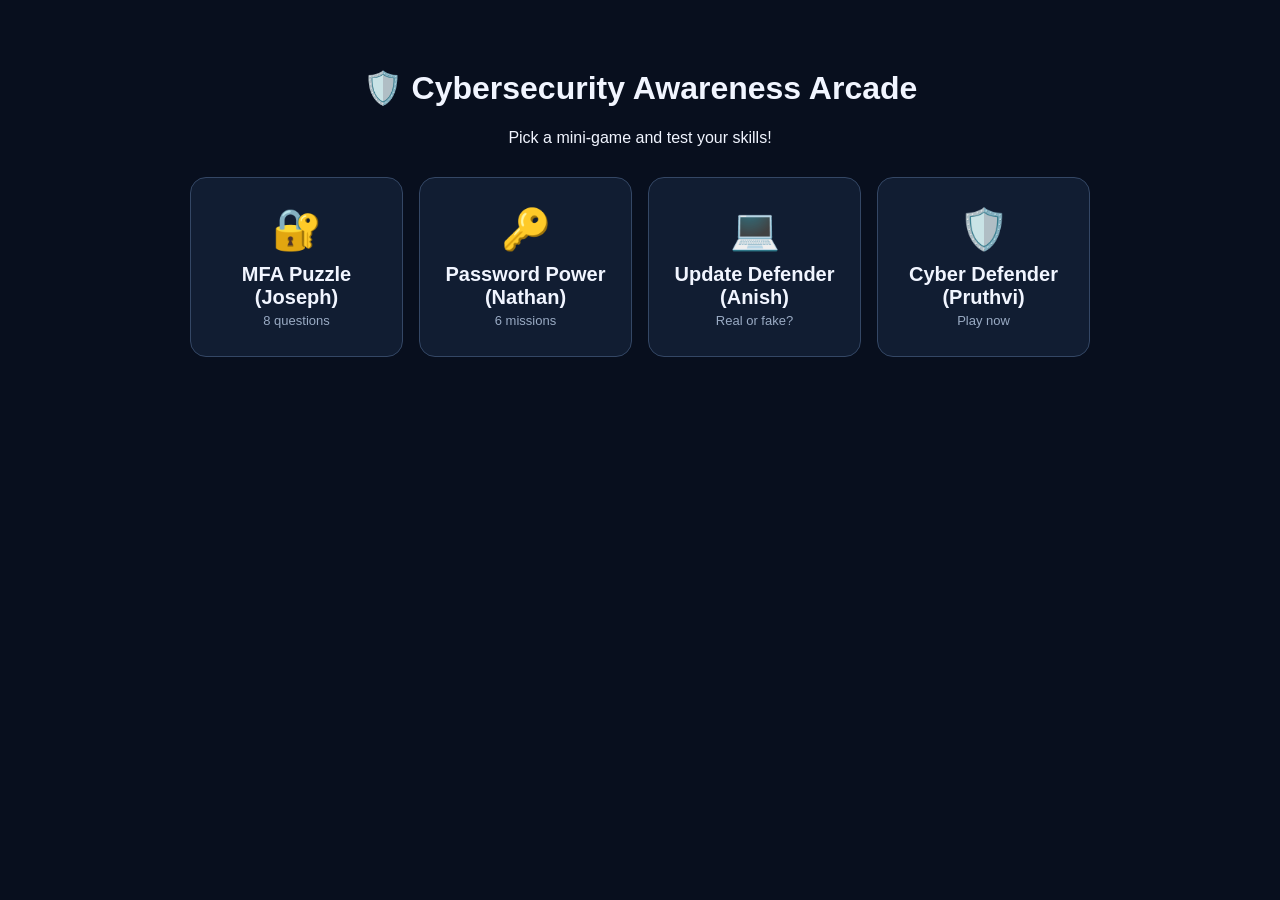
<file: index.html>
<!DOCTYPE html>
<html lang="en">
<head>
  <meta charset="UTF-8">
  <meta name="viewport" content="width=device-width, initial-scale=1.0">
  <title>Cybersecurity Awareness Arcade</title>
  <link rel="stylesheet" href="hub.css">
</head>
<body>
  <h1>🛡️ Cybersecurity Awareness Arcade</h1>
  <p>Pick a mini-game and test your skills!</p>
  <div class="grid">
    <a class="card" href="mfa-puzzle/">🔐<h2>MFA Puzzle (Joseph)</h2><p>8 questions</p></a>
    <a class="card" href="password-power/">🔑<h2>Password Power (Nathan)</h2><p>6 missions</p></a>
    <a class="card" href="update-defender/">💻<h2>Update Defender (Anish)</h2><p>Real or fake?</p></a>
    <a class="card" href="cyber-defender/">🛡️<h2>Cyber Defender (Pruthvi)</h2><p>Play now</p></a>
  </div>
</body>
</html>
</file>
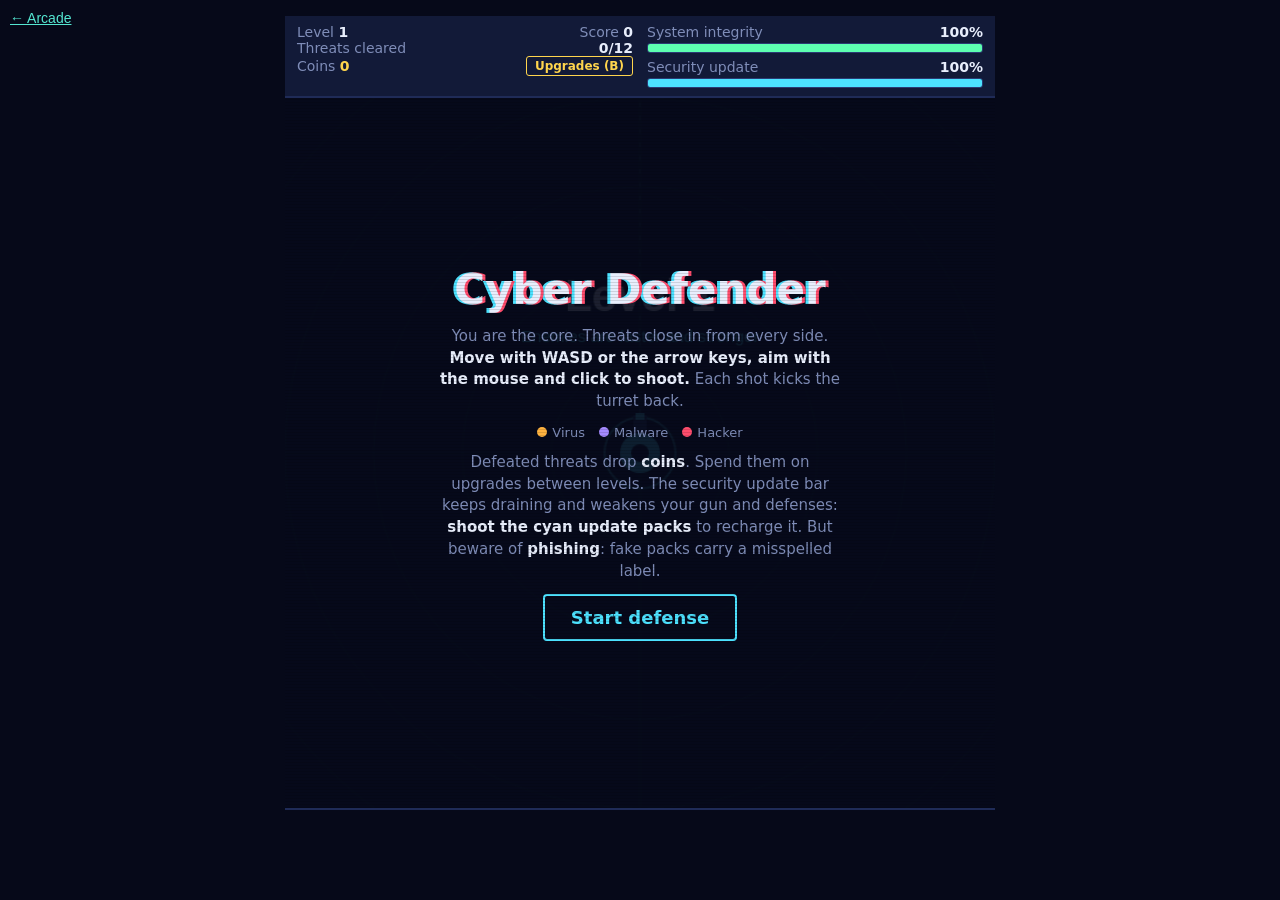
<file: cyber-defender/index.html>
<!DOCTYPE html>
<html lang="en">
<head>
<meta charset="utf-8">
<meta name="viewport" content="width=device-width, initial-scale=1, user-scalable=no">
<title>Cyber Defender</title>
<style>
:root{--bg:#0a0f24;--panel:#121a38;--ink:#e8eefc;--dim:#7f8db8;--cyan:#4de2ff;--amber:#ffb340;--red:#ff4d6d;--violet:#a58bff;--mint:#5dffb0;--gold:#ffd54d}
*{box-sizing:border-box;margin:0;padding:0}
html,body{height:100%;background:#060919;color:var(--ink);font-family:"Trebuchet MS","Segoe UI",system-ui,sans-serif;overflow:hidden;-webkit-user-select:none;user-select:none}
body{display:flex;align-items:center;justify-content:center}
#game{width:min(100vw,calc(100vh - 190px))}
#hud{display:grid;grid-template-columns:1fr 1fr;gap:6px 14px;padding:8px 12px;background:var(--panel);border-bottom:2px solid #1f2b57}
.row{display:flex;justify-content:space-between;align-items:center;font-size:clamp(11px,2.6vw,14px);color:var(--dim)}
.row b{color:var(--ink);font-variant-numeric:tabular-nums}
.bar{height:10px;background:#0a0f24;border:1px solid #2a3a73;border-radius:3px;overflow:hidden;margin-top:3px}
.bar i{display:block;height:100%;width:100%;transition:width .15s linear}
#hpFill{background:var(--mint)}#updFill{background:var(--cyan)}
#updBox.low .bar{border-color:var(--red);animation:pulse .6s infinite alternate}
#updBox.low #updFill{background:var(--red)}
@keyframes pulse{to{box-shadow:0 0 8px var(--red)}}
#coinsB{color:var(--gold)}
.mini{font:inherit;font-size:12px;font-weight:700;padding:2px 8px;border:1px solid var(--gold);color:var(--gold);background:transparent;border-radius:3px;cursor:pointer}
#stage{position:relative}
canvas{display:block;width:100%;height:auto;aspect-ratio:1/1;background:var(--bg);touch-action:none;cursor:crosshair}
.overlay{position:absolute;inset:0;display:flex;flex-direction:column;align-items:center;justify-content:center;gap:12px;padding:20px;text-align:center;background:rgba(6,9,25,.9)}
.overlay.hidden{display:none}
h1{font-size:clamp(28px,7vw,42px);text-shadow:3px 0 var(--red),-3px 0 var(--cyan)}
.overlay p{max-width:42ch;line-height:1.45;color:var(--dim);font-size:clamp(12px,3vw,15px)}
.overlay p b{color:var(--ink)}
button.big{font:inherit;font-weight:700;font-size:18px;padding:11px 26px;border:2px solid var(--cyan);background:transparent;color:var(--cyan);border-radius:4px;cursor:pointer}
button.big:hover,button.big:focus-visible{background:var(--cyan);color:var(--bg);outline:none}
.stat{font-size:19px}
.legend{display:flex;gap:14px;font-size:13px;color:var(--dim)}
.legend span::before{content:"";display:inline-block;width:10px;height:10px;border-radius:50%;margin-right:5px;background:var(--c)}
#items{display:grid;grid-template-columns:1fr 1fr;gap:8px;width:100%;max-width:520px}
.item{display:flex;flex-direction:column;gap:2px;text-align:left;padding:8px 10px;border:1px solid #2a3a73;background:var(--panel);color:var(--ink);border-radius:4px;font:inherit;cursor:pointer}
.item small{color:var(--dim);font-size:12px}
.item .cost{color:var(--gold);font-weight:700}
.item:disabled{opacity:.4;cursor:not-allowed}
.item:not(:disabled):hover{border-color:var(--gold)}
#log{height:76px;overflow:hidden;padding:6px 10px;background:#060919;border-top:2px solid #1f2b57;font:12px/1.35 "Courier New",monospace;color:var(--mint)}
#log .w{color:var(--amber)}#log .a{color:var(--red)}#log .i{color:var(--dim)}#log .o{color:var(--mint)}
#tip{max-width:44ch;font-size:13px;color:var(--cyan)}
#report{max-width:44ch;font-size:13px;line-height:1.5;color:var(--dim)}
#stage::after{content:"";position:absolute;inset:0;pointer-events:none;background:repeating-linear-gradient(0deg,rgba(0,0,0,.12) 0 1px,transparent 1px 3px)}
#stage.glitch canvas{animation:glitch .25s steps(2) infinite}
@keyframes glitch{0%{transform:translateX(0);filter:none}50%{transform:translateX(-3px);filter:hue-rotate(40deg) saturate(1.6)}100%{transform:translateX(2px)}}
@media (prefers-reduced-motion:reduce){#updBox.low .bar,#stage.glitch canvas{animation:none}}
</style>
</head>
<body>
  <a href="../" style="position:fixed;top:10px;left:10px;color:#54e6d1;font:14px Arial;">← Arcade</a>
<div id="game">
  <div id="hud">
    <div>
      <div class="row"><span>Level <b id="lvl">1</b></span><span>Score <b id="score">0</b></span></div>
      <div class="row"><span>Threats cleared</span><b id="kills">0/12</b></div>
      <div class="row"><span>Coins <b id="coinsB">0</b></span><button class="mini" id="shopBtn">Upgrades (B)</button></div>
    </div>
    <div>
      <div class="row"><span>System integrity</span><b id="hpTxt">100%</b></div>
      <div class="bar"><i id="hpFill"></i></div>
      <div id="updBox" style="margin-top:6px">
        <div class="row"><span>Security update</span><b id="updTxt">100%</b></div>
        <div class="bar"><i id="updFill"></i></div>
      </div>
    </div>
  </div>
  <div id="stage">
    <canvas id="c"></canvas>

    <div id="start" class="overlay">
      <h1>Cyber Defender</h1>
      <p>You are the core. Threats close in from every side. <b>Move with WASD or the arrow keys, aim with the mouse and click to shoot.</b> Each shot kicks the turret back.</p>
      <div class="legend"><span style="--c:var(--amber)">Virus</span><span style="--c:var(--violet)">Malware</span><span style="--c:var(--red)">Hacker</span></div>
      <p>Defeated threats drop <b>coins</b>. Spend them on upgrades between levels. The security update bar keeps draining and weakens your gun and defenses: <b>shoot the cyan update packs</b> to recharge it. But beware of <b>phishing</b>: fake packs carry a misspelled label.</p>
      <button class="big" id="startBtn">Start defense</button>
    </div>

    <div id="shop" class="overlay hidden">
      <h1 id="shopTitle">Upgrades</h1>
      <div class="stat">Coins <b id="shopCoins" style="color:var(--gold)">0</b></div>
      <p id="tip"></p>
      <div id="items"></div>
      <button class="big" id="goBtn">Continue</button>
    </div>

    <div id="over" class="overlay hidden">
      <h1>System hacked</h1>
      <div class="stat">Level <b id="oLvl">1</b> &nbsp;|&nbsp; Score <b id="oScore">0</b></div>
      <div class="stat" style="color:var(--dim)">Best score <b id="oBest" style="color:var(--ink)">0</b></div>
      <p id="report"></p>
      <button class="big" id="againBtn">Restart system</button>
    </div>
  </div>
  <div id="log"></div>
</div>

<script>
/* ============ YOUR PIXEL ART GOES HERE ============
   Put a file path ('art/player.png') or a base64 data URI in any slot.
   Empty slots fall back to the built-in vector shapes.
   Player sprite should point UP; it is rotated to follow your aim. */
const ART = { player:'', virus:'', malware:'', hacker:'', ransom:'', coin:'', pack:'', bg:'' };
const SIZE = { player:56, virus:34, malware:40, hacker:48, ransom:44, coin:16, pack:30 };   // on-screen pixels

(() => {
  const cv = document.getElementById('c'), ctx = cv.getContext('2d');
  const W = 640, H = 640, CX = 320, CY = 320; cv.width = W; cv.height = H;
  const $ = id => document.getElementById(id);
  const rnd = (a, b) => a + Math.random() * (b - a);
  const COL = { cyan:'#4de2ff', amber:'#ffb340', red:'#ff4d6d', violet:'#a58bff', mint:'#5dffb0', ink:'#e8eefc', gold:'#ffd54d' };

  const NAME = { virus:'virus.exe', malware:'malware.dll', hacker:'remote intruder', ransom:'ransomware.lock' };
  const SEEN = { virus:'[INFO] virus.exe detected', malware:'[WARN] malware.dll payload detected', hacker:'[ALERT] remote intruder connected', ransom:'[ALERT] ransomware.lock: shop encrypted' };
  const FAKE = ['UPDAET','UPDTE','UDPATE'];
  const TIPS = ['Never click unverified update links.','Keep your software patched.','Turn on two-factor authentication.','Back up your data regularly.','Check the sender before opening attachments.'];
  const logEl = $('log');
  function log(msg, cls) { const d = document.createElement('div'), t = Math.floor(S ? S.t : 0);
    d.textContent = '[' + String(Math.floor(t/60)).padStart(2,'0') + ':' + String(t%60).padStart(2,'0') + '] ' + msg; if (cls) d.className = cls;
    logEl.appendChild(d); while (logEl.children.length > 4) logEl.removeChild(logEl.firstChild); }
  const locked = () => S.e.some(e => e.type === 'ransom');

  /* sprite loader */
  const IMG = {};
  for (const k in ART) if (ART[k]) { const i = new Image(); i.onload = () => IMG[k] = i; i.src = ART[k]; }
  function spr(k, x, y, rot = 0, flash = false) {
    const i = IMG[k]; if (!i) return false;
    const s = SIZE[k]; ctx.save(); ctx.translate(x, y); ctx.rotate(rot);
    ctx.imageSmoothingEnabled = false;
    if (flash) ctx.filter = 'brightness(3)';
    ctx.drawImage(i, -s/2, -s/2, s, s); ctx.restore(); return true;
  }

  let best = 0; try { best = +localStorage.getItem('cyberDefenderBest') || 0; } catch (e) {}
  let S = null, running = false, last = 0;

  const need = () => 8 + S.level * 4;
  const u = () => S.upd / 100;
  const taken = () => (1 + (1 - u()) * 1.2) * (S.upd < 10 ? 1.3 : 1);           // weaker defenses as the update drains
  const stats = () => ({                              // weaker weapon as the update drains
    dmg: 10 * (1 + 0.3 * S.up.dmg) * (0.5 + 0.5 * u()),
    cd: 0.3 * Math.pow(0.88, S.up.rate) / (0.6 + 0.4 * u()),
    n: 1 + S.up.multi, pierce: S.up.pierce });

  function reset() {
    S = { stat:{ virus:0, malware:0, hacker:0, ransom:0, phish:0 }, seen:{}, vuln:false, crit:false, tip:'', px:CX, py:CY, mx:CX, my:CY-100, climb:0, t:0, level:1, kills:0, score:0, coins:0, upd:100, hp:100, aim:-Math.PI/2, cd:0, want:0,
      ox:0, oy:0, vx:0, vy:0, kick:0, inv:0, shake:0, paused:false,
      b:[], e:[], eb:[], c:[], pk:[], pt:[], tx:[],
      spawn:1, ringT:6, pkT:8, banner:2.2, bannerText:'Level 1',
      up:{ dmg:0, rate:0, multi:0, pierce:1 } };
  }

  /* ---------- enemies: spawn all around the core ---------- */
  function makeEnemy(type, ang) {
    const L = S.level, d = 470;
    const e = { type, x:S.px + Math.cos(ang)*d, y:S.py + Math.sin(ang)*d, ph:rnd(0, 6), dir:Math.random()<.5?-1:1, fl:0, sh:rnd(.8, 1.6) };
    if (type === 'virus')   Object.assign(e, { hp:4 + L*1.5,  r:14, sp:55 + L*7, coin:1, pts:10, col:COL.amber, dmg:10 });
    if (type === 'malware') Object.assign(e, { hp:12 + L*3,   r:17, sp:45 + L*5, coin:3, pts:25, col:COL.violet, dmg:14 });
    if (type === 'hacker')  Object.assign(e, { hp:24 + L*5,   r:20, sp:50 + L*3, coin:8, pts:60, col:COL.red, dmg:0 });
    if (type === 'ransom')  Object.assign(e, { hp:20 + L*4,   r:18, sp:40 + L*3, coin:6, pts:50, col:'#ff7a30', dmg:18 });
    e.mhp = e.hp; S.e.push(e);
    if (!S.seen[type]) { S.seen[type] = 1; log(SEEN[type], type === 'virus' ? 'i' : 'a'); }
  }
  function pickType() {
    const L = S.level, r = Math.random();
    if (L >= 4 && Math.random() < 0.06 && !locked()) return 'ransom';
    if (L >= 3 && r < 0.14 + L*0.01) return 'hacker';
    if (L >= 2 && r < 0.5) return 'malware';
    return 'virus';
  }
  function ring() {                                   // evenly spaced circle of threats
    const n = 6 + S.level, off = rnd(0, 6.28);
    for (let i = 0; i < n; i++) makeEnemy(S.level >= 2 && i % 3 === 0 ? 'malware' : 'virus', off + i * 6.283 / n);
    S.tx.push({ x:S.px, y:S.py-90, t:'Incoming wave!', col:COL.red, l:1.4 }); log('[WARN] botnet wave inbound: ' + n + ' hosts', 'w');
  }

  /* ---------- shooting with recoil ---------- */
  function shoot() {
    const st = stats(), a0 = S.aim;
    for (let i = 0; i < st.n; i++) {
      const a = a0 + (i - (st.n-1)/2) * 0.14 + rnd(-0.03, 0.03);
      S.b.push({ x:S.px+S.ox+Math.cos(a0)*30, y:S.py+S.oy+Math.sin(a0)*30, vx:Math.cos(a)*850, vy:Math.sin(a)*850, d:st.dmg, p:st.pierce, hit:[] });
    }
    S.cd = st.cd; S.kick = 1; burst(S.px+S.ox+Math.cos(a0)*34, S.py+S.oy+Math.sin(a0)*34, COL.cyan, 4); S.shake = Math.max(S.shake, 0.07);
    S.vx -= Math.cos(a0) * 260; S.vy -= Math.sin(a0) * 260;     // push the turret backwards
    S.climb += rnd(-0.05, 0.05) * st.n;                            // muzzle climb
  }

  /* ---------- fx ---------- */
  function burst(x, y, col, n = 12) {
    for (let i = 0; i < n; i++) { const a = rnd(0, 6.28), s = rnd(40, 220);
      S.pt.push({ x, y, vx:Math.cos(a)*s, vy:Math.sin(a)*s, l:rnd(.3,.7), m:.7, col }); }
  }
  const float = (x, y, t, col) => S.tx.push({ x, y, t, col, l:1 });
  function hurt(n) { if (S.inv > 0) return; S.hp -= n * taken(); S.shake = 0.25; S.inv = 0.2; }

  function kill(e, ram) {
    S.score += e.pts * S.level; S.kills++; burst(e.x, e.y, e.col, 16); S.stat[e.type]++;
    if (e.type === 'ransom') log('[OK] ransomware neutralized: shop decrypted', 'o');
    if (!ram) for (let i = 0; i < e.coin; i++) { const a = rnd(0, 6.28), s = rnd(60, 160);
      S.c.push({ x:e.x, y:e.y, vx:Math.cos(a)*s, vy:Math.sin(a)*s, age:0 }); }
    if (S.kills >= need()) levelUp();
  }
  function levelUp() {
    S.level++; S.kills = 0; S.upd = Math.min(100, S.upd + 10); log('[OK] level ' + (S.level-1) + ' secured', 'o');
    S.eb.length = 0; S.e.forEach(e => { if (e.type !== 'ransom') burst(e.x, e.y, e.col, 6); }); S.e = S.e.filter(e => e.type === 'ransom');
    S.bannerText = 'Level ' + S.level; S.banner = 2; S.ringT = 5;
    openShop('Level ' + (S.level-1) + ' cleared');
  }

  /* ---------- update ---------- */
  function update(dt) {
    S.t += dt;
    S.upd = Math.max(0, S.upd - (2 + S.level * 0.45) * dt);
    if (!S.vuln && S.upd < 25) { S.vuln = true; log('[WARN] system unpatched: threats move faster', 'w'); } else if (S.vuln && S.upd >= 25) S.vuln = false;
    if (!S.crit && S.upd < 10) { S.crit = true; log('[CRIT] defenses failing: damage taken +30%', 'a'); } else if (S.crit && S.upd >= 10) S.crit = false;
    ['banner','shake','inv','want'].forEach(k => { if (S[k] > 0) S[k] -= dt; });
    S.kick = Math.max(0, S.kick - dt * 8);
    // movement (WASD / arrow keys)
    let mx = (keys.d||keys.arrowright?1:0) - (keys.a||keys.arrowleft?1:0), my = (keys.s||keys.arrowdown?1:0) - (keys.w||keys.arrowup?1:0);
    if (mx && my) { mx *= 0.7071; my *= 0.7071; }
    S.px = Math.max(26, Math.min(W-26, S.px + mx*SPEED*dt)); S.py = Math.max(26, Math.min(H-26, S.py + my*SPEED*dt));
    S.climb *= Math.pow(0.02, dt);
    S.aim = Math.atan2(S.my - (S.py + S.oy), S.mx - (S.px + S.ox)) + S.climb;
    // recoil spring: turret is pushed back, then snaps to the centre
    S.ox += S.vx*dt; S.oy += S.vy*dt;
    S.vx += (-S.ox*400 - S.vx*16)*dt; S.vy += (-S.oy*400 - S.vy*16)*dt;

    S.cd -= dt;
    if (S.want > 0 && S.cd <= 0) { shoot(); S.want = 0; }

    // spawns
    S.spawn -= dt;
    if (S.spawn <= 0 && S.e.length < 10 + S.level*2) { makeEnemy(pickType(), rnd(0, 6.28)); S.spawn = Math.max(0.8, 2.3 - S.level*0.1) * rnd(.8, 1.3); }
    S.ringT -= dt; if (S.ringT <= 0) { ring(); S.ringT = 24; }
    S.pkT -= dt;
    if (S.pkT <= 0) { const fk = S.level >= 2 && Math.random() < 0.4; S.pk.push({ a:rnd(0, 6.28), r:rnd(150, 250), w:rnd(.35, .6)*(Math.random()<.5?-1:1), life:12, fake:fk, label:fk ? FAKE[Math.floor(Math.random()*FAKE.length)] : 'UPDATE' }); S.pkT = rnd(11, 16); }

    // bullets
    S.b.forEach(b => { b.x += b.vx*dt; b.y += b.vy*dt; });

    // update packs orbit the core; shoot them to download
    S.pk.forEach(k => { k.a += k.w*dt; k.life -= dt; k.x = CX + Math.cos(k.a)*k.r; k.y = CY + Math.sin(k.a)*k.r;
      for (const b of S.b) if (!b.dead && Math.hypot(b.x-k.x, b.y-k.y) < 20) { b.dead = true; k.dead = true;
        if (k.fake) { S.upd = Math.max(0, S.upd - 20); S.stat.phish++; float(k.x, k.y, 'PHISHING! -20', COL.red); burst(k.x, k.y, COL.red, 14);
          log('[ALERT] phishing link clicked: malware downloaded', 'a');
          for (let i = 0; i < 3; i++) { makeEnemy('virus', 0); const v = S.e[S.e.length-1]; v.x = k.x + rnd(-24, 24); v.y = k.y + rnd(-24, 24); } }
        else { S.upd = Math.min(100, S.upd + 30); float(k.x, k.y, '+30 update', COL.cyan); burst(k.x, k.y, COL.cyan, 12); log('[OK] security update installed', 'o'); }
        break; } });
    S.pk = S.pk.filter(k => !k.dead && k.life > 0);

    // enemies
    const px = S.px + S.ox, py = S.py + S.oy, vs = S.upd < 25 ? 1.25 : 1;
    for (const e of S.e) {
      if (e.fl > 0) e.fl -= dt;
      const ang = Math.atan2(py - e.y, px - e.x), d = Math.hypot(px - e.x, py - e.y);
      if (e.type === 'virus' || e.type === 'ransom') { e.x += Math.cos(ang)*e.sp*vs*dt; e.y += Math.sin(ang)*e.sp*vs*dt; }
      else if (e.type === 'malware') { const a = ang + Math.sin(S.t*3 + e.ph)*0.9; e.x += Math.cos(a)*e.sp*vs*dt; e.y += Math.sin(a)*e.sp*vs*dt; }
      else {
        const a = d > 230 ? ang : ang + e.dir*Math.PI/2;       // approach, then circle the core
        e.x += Math.cos(a)*e.sp*vs*dt; e.y += Math.sin(a)*e.sp*vs*dt;
        e.sh -= dt;
        if (d < 340 && e.sh <= 0) { e.sh = Math.max(0.9, 2 - S.level*0.08); const v = 170 + S.level*6;
          S.eb.push({ x:e.x, y:e.y, vx:Math.cos(ang)*v, vy:Math.sin(ang)*v }); }
      }
      for (const b of S.b) {
        if (b.dead || b.hit.includes(e)) continue;
        if (Math.hypot(b.x-e.x, b.y-e.y) < e.r + 4) { b.hit.push(e); e.hp -= b.d; e.fl = 0.08; burst(b.x, b.y, '#fff', 2);
          if (b.p > 0) b.p--; else b.dead = true; }
      }
      if (e.hp <= 0) { e.dead = true; kill(e, false); }
      else if (e.type !== 'hacker' && d < e.r + 18) { e.dead = true; hurt(e.dmg); burst(px, py, COL.red, 12); log('[ALERT] ' + NAME[e.type] + ' reached the core', 'a'); kill(e, true); }
    }
    S.e = S.e.filter(e => !e.dead);
    S.b = S.b.filter(b => !b.dead && b.x > -30 && b.x < W+30 && b.y > -30 && b.y < H+30);

    // enemy shots
    for (const b of S.eb) { b.x += b.vx*dt; b.y += b.vy*dt;
      if (Math.hypot(b.x-px, b.y-py) < 18) { b.dead = true; hurt(8); } }
    S.eb = S.eb.filter(b => !b.dead && b.x > -30 && b.x < W+30 && b.y > -30 && b.y < H+30);

    // coins scatter, then get pulled into the core
    for (const c of S.c) { c.age += dt;
      if (c.age < 0.35) { c.x += c.vx*dt; c.y += c.vy*dt; c.vx *= 0.95; c.vy *= 0.95; }
      else { const a = Math.atan2(py - c.y, px - c.x), s = 140 + (c.age - 0.35) * 500; c.x += Math.cos(a)*s*dt; c.y += Math.sin(a)*s*dt; }
      if (Math.hypot(c.x-px, c.y-py) < 22) { c.dead = true; S.coins++; } }
    S.c = S.c.filter(c => !c.dead);

    S.pt.forEach(q => { q.x += q.vx*dt; q.y += q.vy*dt; q.l -= dt; }); S.pt = S.pt.filter(q => q.l > 0);
    S.tx.forEach(t => { t.y -= 30*dt; t.l -= dt; }); S.tx = S.tx.filter(t => t.l > 0);
    if (S.hp <= 0) gameOver();
  }

  /* ---------- drawing ---------- */
  function drawEnemy(e) {
    const f = e.fl > 0;
    if (spr(e.type, e.x, e.y, 0, f)) {} else {
      ctx.save(); ctx.translate(e.x, e.y);
      ctx.fillStyle = ctx.strokeStyle = f ? '#fff' : e.col; ctx.lineWidth = 2;
      if (e.type === 'virus') {
        ctx.beginPath(); ctx.arc(0, 0, e.r*0.65, 0, 6.28); ctx.fill();
        for (let i = 0; i < 8; i++) { const a = i*Math.PI/4 + S.t*1.5;
          ctx.beginPath(); ctx.moveTo(Math.cos(a)*e.r*0.6, Math.sin(a)*e.r*0.6); ctx.lineTo(Math.cos(a)*e.r*1.1, Math.sin(a)*e.r*1.1); ctx.stroke(); }
      } else if (e.type === 'malware') {
        ctx.beginPath(); ctx.moveTo(0,-e.r); ctx.lineTo(e.r,0); ctx.lineTo(0,e.r); ctx.lineTo(-e.r,0); ctx.closePath(); ctx.fill();
        ctx.strokeStyle = COL.ink; ctx.lineWidth = 1.5; ctx.beginPath(); ctx.moveTo(-6,-6); ctx.lineTo(6,6); ctx.moveTo(6,-6); ctx.lineTo(-6,6); ctx.stroke();
      } else if (e.type === 'ransom') {
        ctx.fillRect(-13, -4, 26, 20); ctx.lineWidth = 4; ctx.beginPath(); ctx.arc(0, -4, 8, Math.PI, 0); ctx.stroke();
        ctx.fillStyle = '#0a0f24'; ctx.fillRect(-2, 3, 4, 8);
      } else {
        ctx.beginPath(); for (let i = 0; i < 6; i++) { const a = i*Math.PI/3 + Math.PI/6; ctx.lineTo(Math.cos(a)*e.r, Math.sin(a)*e.r); } ctx.closePath(); ctx.fill();
        ctx.fillStyle = '#0a0f24'; ctx.fillRect(-11, -3, 8, 5); ctx.fillRect(3, -3, 8, 5);
      }
      ctx.restore();
    }
    if (e.hp < e.mhp) { ctx.fillStyle = '#0a0f24'; ctx.fillRect(e.x-14, e.y-e.r-9, 28, 4); ctx.fillStyle = e.col; ctx.fillRect(e.x-14, e.y-e.r-9, 28*Math.max(0, e.hp/e.mhp), 4); }
  }

  function draw() {
    ctx.save();
    if (S.shake > 0) ctx.translate(rnd(-4, 4), rnd(-4, 4));
    ctx.fillStyle = '#0a0f24'; ctx.fillRect(-10, -10, W+20, H+20);
    if (IMG.bg) { ctx.imageSmoothingEnabled = false; ctx.drawImage(IMG.bg, 0, 0, W, H); }
    else {                                              // radar rings around the core
      ctx.strokeStyle = 'rgba(77,226,255,.08)'; ctx.lineWidth = 1;
      for (let r = 80; r < 460; r += 80) { ctx.beginPath(); ctx.arc(CX, CY, r, 0, 6.28); ctx.stroke(); }
      ctx.beginPath(); ctx.moveTo(CX, 0); ctx.lineTo(CX, H); ctx.moveTo(0, CY); ctx.lineTo(W, CY); ctx.stroke();
    }
    const px = S.px + S.ox, py = S.py + S.oy;

    // aim line
    ctx.strokeStyle = 'rgba(77,226,255,.18)'; ctx.setLineDash([4, 8]);
    ctx.beginPath(); ctx.moveTo(px, py); ctx.lineTo(px + Math.cos(S.aim)*600, py + Math.sin(S.aim)*600); ctx.stroke(); ctx.setLineDash([]);

    // coins
    S.c.forEach(c => { if (!spr('coin', c.x, c.y)) { ctx.fillStyle = COL.gold; ctx.beginPath(); ctx.arc(c.x, c.y, 6, 0, 6.28); ctx.fill();
      ctx.fillStyle = '#b8901a'; ctx.fillRect(c.x-1, c.y-3, 2, 6); } });

    // update packs
    S.pk.forEach(k => {
      if (k.life < 3 && Math.floor(S.t*8) % 2) return;
      ctx.font = 'bold 10px "Courier New",monospace'; ctx.textAlign = 'center'; ctx.fillStyle = COL.cyan; ctx.fillText(k.label, k.x, k.y + 25);
      if (spr('pack', k.x, k.y)) return;
      ctx.save(); ctx.translate(k.x, k.y); ctx.shadowColor = COL.cyan; ctx.shadowBlur = 14;
      ctx.fillStyle = k.fake ? '#52e8d8' : COL.cyan; ctx.fillRect(-12, -12, 24, 24); ctx.shadowBlur = 0; ctx.fillStyle = '#0a0f24';
      ctx.beginPath(); ctx.moveTo(0,-8); ctx.lineTo(8,1); ctx.lineTo(3,1); ctx.lineTo(3,8); ctx.lineTo(-3,8); ctx.lineTo(-3,1); ctx.lineTo(-8,1); ctx.closePath(); ctx.fill(); ctx.restore(); });

    S.e.forEach(drawEnemy);

    // bullets
    S.b.forEach(b => { ctx.save(); ctx.translate(b.x, b.y); ctx.rotate(Math.atan2(b.vy, b.vx)); ctx.fillStyle = COL.cyan;
      const h = 3 + b.d*0.3; ctx.fillRect(-9, -h/2, 18, h); ctx.restore(); });
    ctx.fillStyle = COL.red; S.eb.forEach(b => { ctx.beginPath(); ctx.arc(b.x, b.y, 5, 0, 6.28); ctx.fill(); });

    // turret (barrel retracts with recoil)
    if (!(S.inv > 0 && Math.floor(S.t*30) % 2)) {
      ctx.save(); ctx.translate(px, py);
      if (u() > 0.25) { ctx.strokeStyle = `rgba(77,226,255,${0.15 + 0.45*u()})`; ctx.lineWidth = 2; ctx.beginPath(); ctx.arc(0, 0, 32, 0, 6.28); ctx.stroke(); }
      const low = u() <= 0.25;
      if (IMG.player) { ctx.restore(); spr('player', px - Math.cos(S.aim)*S.kick*6, py - Math.sin(S.aim)*S.kick*6, S.aim + Math.PI/2); }
      else {
        ctx.rotate(S.aim);
        ctx.fillStyle = low ? '#8a3a4a' : '#2a3a73'; ctx.fillRect(4 - S.kick*8, -6, 30, 12);       // barrel
        ctx.fillStyle = low ? COL.red : COL.cyan; ctx.fillRect(30 - S.kick*8, -4, 6, 8);
        ctx.beginPath(); ctx.arc(0, 0, 18, 0, 6.28); ctx.fill();
        ctx.fillStyle = '#0a0f24'; ctx.beginPath(); ctx.arc(0, 0, 8, 0, 6.28); ctx.fill();
        ctx.restore();
      }
    }

    S.pt.forEach(q => { ctx.globalAlpha = Math.max(0, q.l/q.m); ctx.fillStyle = q.col; ctx.fillRect(q.x, q.y, 3, 3); }); ctx.globalAlpha = 1;
    ctx.font = 'bold 14px "Trebuchet MS",sans-serif'; ctx.textAlign = 'center';
    S.tx.forEach(t => { ctx.globalAlpha = Math.max(0, t.l); ctx.fillStyle = t.col; ctx.fillText(t.t, t.x, t.y); }); ctx.globalAlpha = 1;
    if (S.banner > 0 && !S.paused) { ctx.globalAlpha = Math.min(1, S.banner); ctx.font = 'bold 40px "Trebuchet MS",sans-serif'; ctx.fillStyle = COL.ink;
      ctx.fillText(S.bannerText, W/2, H*0.3); ctx.font = '15px "Trebuchet MS",sans-serif'; ctx.fillStyle = COL.cyan;
      ctx.fillText('Enemies are faster and stronger', W/2, H*0.3 + 28); ctx.globalAlpha = 1; }
    ctx.restore();
  }

  function hud() {
    $('lvl').textContent = S.level; $('score').textContent = S.score; $('coinsB').textContent = S.coins;
    $('kills').textContent = S.kills + '/' + need();
    const hp = Math.max(0, Math.round(S.hp)), up = Math.round(S.upd);
    $('hpTxt').textContent = hp + '%'; $('hpFill').style.width = hp + '%';
    $('updTxt').textContent = up + '%'; $('updFill').style.width = up + '%';
    $('updBox').classList.toggle('low', up < 25); $('stage').classList.toggle('glitch', up < 10);
    $('shopBtn').textContent = locked() ? 'Shop locked' : 'Upgrades (B)';
  }

  /* ---------- upgrade shop ---------- */
  const SHOP = [
    { id:'dmg',    name:'Damage',      desc:'+30% damage per shot',      base:12, max:8 },
    { id:'rate',   name:'Fire rate',   desc:'12% faster between shots',  base:15, max:8 },
    { id:'multi',  name:'Multi-shot',  desc:'+1 bullet per shot',        base:30, max:4 },
    { id:'pierce', name:'Piercing',    desc:'Bullets pass through +1 enemy', base:25, max:3 },
    { id:'fix',    name:'Restore backup', desc:'+40 system integrity', base:30, fixed:true },
    { id:'upd',    name:'Emergency patch', desc:'+50 security update', base:15, fixed:true } ];
  const costOf = it => it.fixed ? it.base : Math.round(it.base * (1 + S.up[it.id] * 0.8));
  function openShop(title) {
    S.tip = TIPS[Math.floor(Math.random()*TIPS.length)]; S.paused = true; $('shopTitle').textContent = title || 'Upgrades'; renderShop(); $('shop').classList.remove('hidden');
    $('goBtn').textContent = 'Start level ' + S.level; $('goBtn').focus();
  }
  function closeShop() { $('shop').classList.add('hidden'); S.paused = false; last = performance.now(); }
  function renderShop() {
    $('tip').textContent = locked() ? '[ALERT] Shop encrypted by ransomware. Destroy it to unlock upgrades.' : 'Tip: ' + S.tip; $('tip').style.color = locked() ? 'var(--red)' : '';
    $('shopCoins').textContent = S.coins; const box = $('items'); box.innerHTML = '';
    SHOP.forEach(it => {
      const lv = it.fixed ? '' : ` (Lv ${S.up[it.id]}/${it.max})`, maxed = !it.fixed && S.up[it.id] >= it.max, c = costOf(it);
      const b = document.createElement('button'); b.className = 'item';
      b.innerHTML = `<b>${it.name}${lv}</b><small>${it.desc}</small><span class="cost">${maxed ? 'Maxed' : c + ' coins'}</span>`;
      b.disabled = maxed || S.coins < c || locked();
      b.onclick = () => { S.coins -= c;
        if (it.id === 'fix') S.hp = Math.min(100, S.hp + 40); else if (it.id === 'upd') S.upd = Math.min(100, S.upd + 50); else S.up[it.id]++;
        renderShop(); hud(); };
      box.appendChild(b);
    });
  }

  /* ---------- loop / state ---------- */
  function frame(ts) {
    if (!running) return;
    const dt = Math.min(0.05, (ts - last) / 1000); last = ts;
    if (!S.paused) update(dt);
    if (running) { draw(); hud(); requestAnimationFrame(frame); }
  }
  function start() {
    reset(); ['start','over','shop'].forEach(i => $(i).classList.add('hidden'));
    logEl.innerHTML = ''; log('[INFO] firewall online. Keep your system patched.', 'i');
    running = true; last = performance.now(); requestAnimationFrame(frame);
  }
  function gameOver() {
    running = false; draw(); hud();
    if (S.score > best) { best = S.score; try { localStorage.setItem('cyberDefenderBest', best); } catch (e) {} }
    const st = S.stat; $('report').textContent = 'Threat report: ' + st.virus + ' viruses, ' + st.malware + ' malware, ' + st.hacker + ' intruders, ' + st.ransom + ' ransomware neutralized. Phishing links clicked: ' + st.phish + '.';
    $('oLvl').textContent = S.level; $('oScore').textContent = S.score; $('oBest').textContent = best;
    $('over').classList.remove('hidden'); $('againBtn').focus();
  }

  /* ---------- input: aim with mouse, click to shoot ---------- */
  function aimAt(e) { const r = cv.getBoundingClientRect();
    S.mx = (e.clientX - r.left) * W / r.width; S.my = (e.clientY - r.top) * H / r.height; }
  cv.addEventListener('pointermove', e => { if (running && !S.paused) aimAt(e); });
  cv.addEventListener('pointerdown', e => { if (!running || S.paused) return; aimAt(e); S.want = 0.15; });   // one click = one shot
  const keys = {}, SPEED = 230;
  addEventListener('keyup', e => { keys[e.key.toLowerCase()] = 0; });
  addEventListener('blur', () => { for (const k in keys) keys[k] = 0; });
  addEventListener('keydown', e => { const k = e.key.toLowerCase(); keys[k] = 1;
    if (k.startsWith('arrow') || k === ' ') e.preventDefault();
    if (!running) return;
    if (e.key.toLowerCase() === 'b') { S.paused ? closeShop() : openShop('Upgrades'); } });
  $('shopBtn').addEventListener('click', () => { if (running) S.paused ? closeShop() : openShop('Upgrades'); });
  $('goBtn').addEventListener('click', closeShop);
  $('startBtn').addEventListener('click', start);
  $('againBtn').addEventListener('click', start);

  reset(); draw(); hud();
})();
</script>
</body>
</html>
</file>
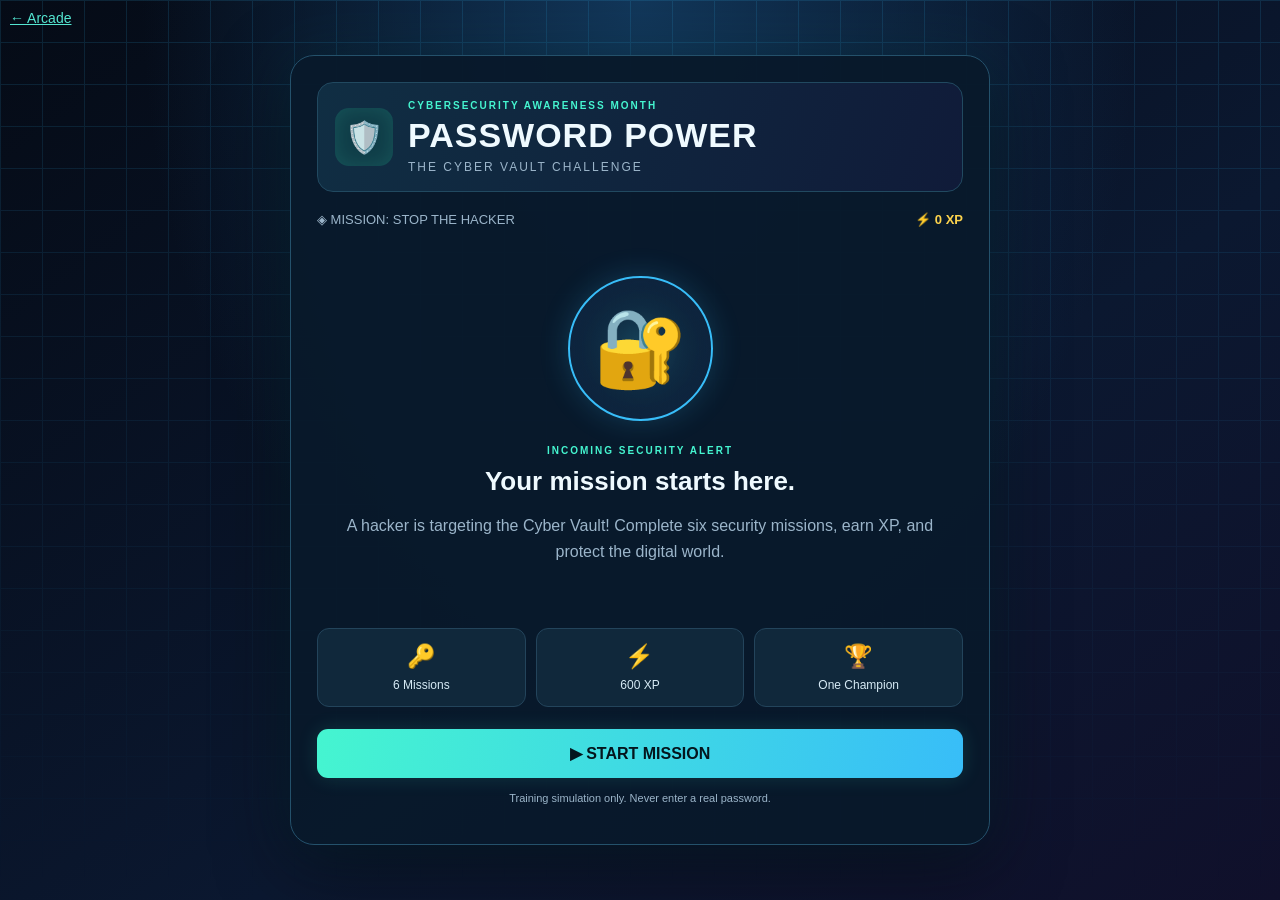
<file: mfa-puzzle/index.html>
<!DOCTYPE html>
<html lang="en">
<head>
  <meta charset="UTF-8">
  <meta name="viewport" content="width=device-width, initial-scale=1.0">
  <meta name="theme-color" content="#06111f">
  <title>Password Power | Cyber Vault Challenge</title>
  <link rel="stylesheet" href="style.css">
  <script src="script.js" defer></script>
</head>
<body>
  <a href="../" style="position:fixed;top:10px;left:10px;color:#54e6d1;font:14px Arial;">← Arcade</a>
  <main class="game">
    <header class="header">
      <div class="logo">🛡️</div>
      <div>
        <div class="eyebrow">CYBERSECURITY AWARENESS MONTH</div>
        <h1>PASSWORD POWER</h1>
        <div class="subtitle">THE CYBER VAULT CHALLENGE</div>
      </div>
    </header>

    <div class="stats">
      <span>◈ MISSION: STOP THE HACKER</span>
      <span class="xp">⚡ <span id="xp">0</span> XP</span>
    </div>

    <section id="intro">
      <div class="hero">
        <div class="vault">🔐</div>
        <div class="eyebrow">INCOMING SECURITY ALERT</div>
        <h2>Your mission starts here.</h2>
        <p>A hacker is targeting the Cyber Vault! Complete six security missions, earn XP, and protect the digital world.</p>
      </div>

      <div class="features">
        <div class="feature"><span>🔑</span>6 Missions</div>
        <div class="feature"><span>⚡</span>600 XP</div>
        <div class="feature"><span>🏆</span>One Champion</div>
      </div>

      <button class="primary" id="start">▶ START MISSION</button>
      <p class="privacy-note">Training simulation only. Never enter a real password.</p>
    </section>

    <section id="play" class="hidden">
      <div class="progress-info">
        <span id="mission">MISSION 1 OF 6</span>
        <span id="scoreLabel">SCORE: 0/6</span>
      </div>
      <div class="progress-track">
        <div class="progress-fill" id="progress"></div>
      </div>

      <div class="mission-tag" id="category">PASSWORD SCANNER</div>
      <h2 class="question" id="question"></h2>
      <p class="hint">Choose the best answer to unlock the vault.</p>

      <div class="choices" id="choices"></div>
      <div id="feedback" aria-live="polite"></div>
      <button id="next" class="primary hidden">NEXT MISSION →</button>

      <div class="footer">
        <span>CYBER DEFENSE SYSTEM v1.0</span>
        <span id="footerScore">0 / 6 CORRECT</span>
      </div>
    </section>

    <section id="results" class="hidden">
      <div class="result">
        <div class="result-icon" id="resultIcon">🏆</div>
        <div class="eyebrow">CYBER VAULT STATUS: SECURED</div>
        <h2 id="resultTitle">MISSION COMPLETE!</h2>
        <div class="result-score"><span id="finalScore">0</span> XP</div>
        <p id="resultMessage"></p>
        <div class="result-badge" id="resultBadge"></div>
      </div>

      <div class="tips">
        <h3>🛡️ Your Cyber Defense Checklist</h3>
        <ul>
          <li>Use long, unique passwords or passphrases.</li>
          <li>Never reuse passwords across accounts.</li>
          <li>Use a trusted password manager.</li>
          <li>Enable multi-factor authentication (MFA).</li>
          <li>Never share passwords or trust suspicious requests.</li>
        </ul>
      </div>
      <button class="primary" id="restart">↻ PLAY AGAIN</button>
    </section>
  </main>
</body>
</html>
</file>
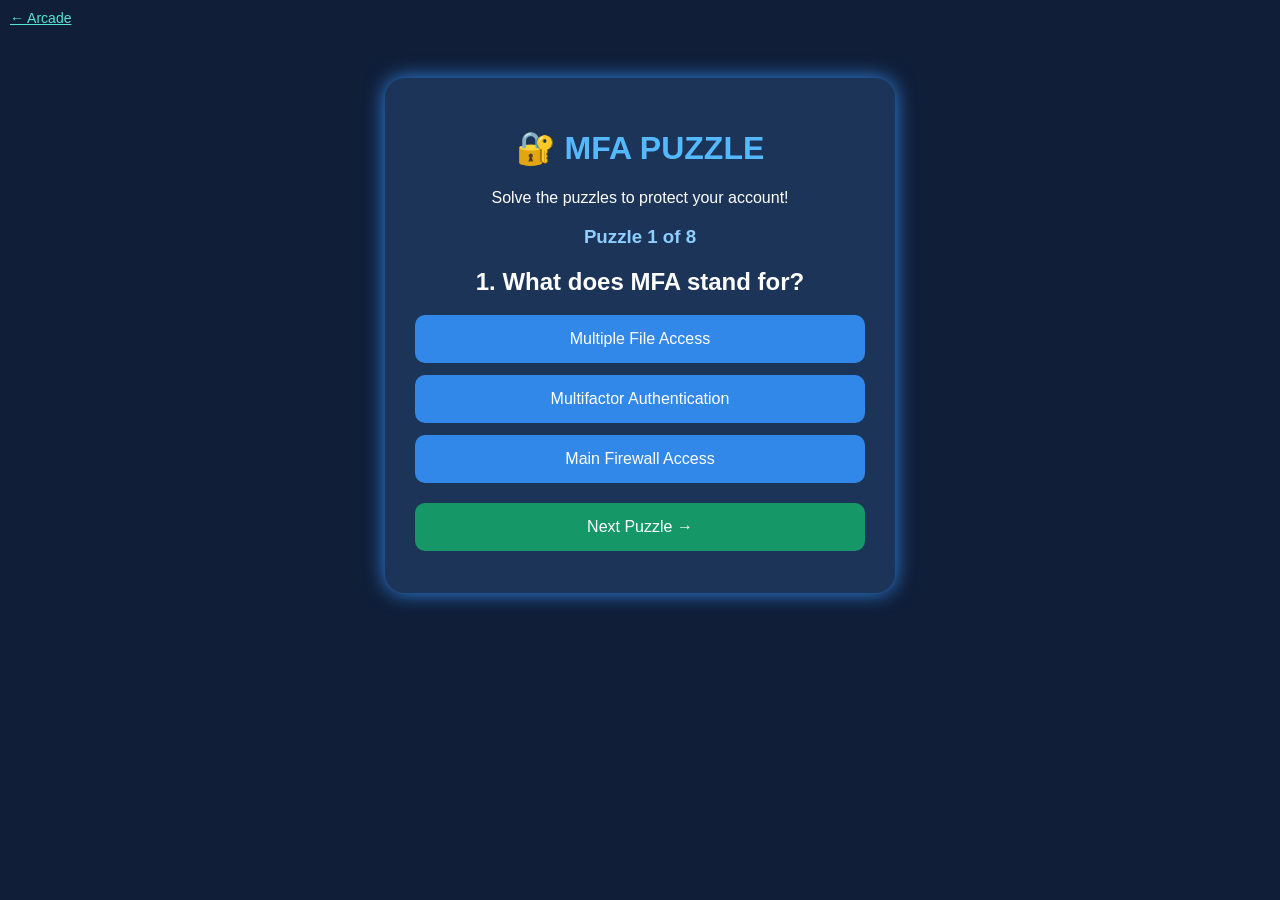
<file: password-power/index.html>
<!DOCTYPE html>
<html lang="en">
<head>
<meta charset="UTF-8">
<meta name="viewport" content="width=device-width, initial-scale=1.0">
<title>MFA Puzzle Game</title>

<style>
body {
    background: #101e38;
    color: white;
    font-family: Arial, sans-serif;
    text-align: center;
    padding: 30px;
}

.game {
    background: #1c3458;
    max-width: 450px;
    margin: 40px auto;
    padding: 30px;
    border-radius: 20px;
    box-shadow: 0 0 20px #3288e8;
}

h1 {
    color: #55b9ff;
}

h3 {
    color: #8ecfff;
}

button {
    display: block;
    width: 100%;
    padding: 15px;
    margin: 12px 0;
    border: none;
    border-radius: 10px;
    background: #3288e8;
    color: white;
    font-size: 16px;
    cursor: pointer;
}

button:hover {
    background: #1765bd;
}

button:disabled {
    cursor: default;
    opacity: 0.8;
}

#feedback {
    margin: 20px 0;
    font-weight: bold;
    line-height: 1.5;
}

#next {
    background: #159768;
}

#next:hover {
    background: #10734f;
}

.hidden {
    display: none;
}

</style>
</head>

<body>
<a href="../" style="position:fixed;top:10px;left:10px;color:#54e6d1;font:14px Arial;">← Arcade</a>
<div class="game" id="game">

<h1>🔐 MFA PUZZLE</h1>

<p>Solve the puzzles to protect your account!</p>

<h3 id="number">Puzzle 1 of 8</h3>

<h2 id="question">What does MFA stand for?</h2>

<div id="answers"></div>

<p id="feedback" aria-live="polite"></p>

<button id="next" onclick="nextPuzzle()" hidden>
Next Puzzle →
</button>

</div>

<script>

const puzzles = [

{
question: "1. What does MFA stand for?",
answers: [
"Multiple File Access",
"Multifactor Authentication",
"Main Firewall Access"
],
correct: 1,
fact: "MFA means Multifactor Authentication. It adds extra security to your account!"
},

{
question: "2. Which is an example of an MFA method?",
answers: [
"An authenticator app",
"Sharing your password",
"Using your birthday"
],
correct: 0,
fact: "Authenticator apps provide an additional verification factor."
},

{
question: "3. You receive a login approval request you didn't make. What should you do?",
answers: [
"Approve it",
"Ignore the warning",
"Deny the request"
],
correct: 2,
fact: "Never approve login requests you didn't initiate. Deny them and secure your account."
},

{
question: "4. Why is MFA important?",
answers: [
"It makes your computer faster",
"It protects your account if your password is stolen",
"It deletes viruses automatically"
],
correct: 1,
fact: "MFA makes it harder for hackers to access your account, even if they know your password."
},

{
question: "5. Which is something you HAVE?",
answers: [
"Your password",
"Your fingerprint",
"Your phone"
],
correct: 2,
fact: "A phone or security key is something you have and can use as an authentication factor."
},

{
question: "6. Should you share your MFA verification code with someone?",
answers: [
"Yes, if they ask nicely",
"No, never share it",
"Only with strangers"
],
correct: 1,
fact: "Never share verification codes. Scammers may use them to break into your account."
},

{
question: "7. Which is generally the strongest MFA option against phishing?",
answers: [
"A FIDO2 security key",
"A code sent through email",
"Your pet's name"
],
correct: 0,
fact: "FIDO2 security keys provide phishing-resistant authentication."
},

{
question: "8. What should you do if you think someone accessed your account?",
answers: [
"Do nothing",
"Share your password",
"Change your password and contact your IT team"
],
correct: 2,
fact: "Secure your account immediately, change your password, and report suspicious activity."
}

];

let current = 0;
let score = 0;
let answered = false;

function showPuzzle() {

    answered = false;

    let puzzle = puzzles[current];

    document.getElementById("number").innerText =
        "Puzzle " + (current + 1) + " of " + puzzles.length;

    document.getElementById("question").innerText =
        puzzle.question;

    document.getElementById("feedback").innerText = "";

    document.getElementById("next").hidden = true;

    let area = document.getElementById("answers");

    area.innerHTML = "";

    puzzle.answers.forEach((answer, index) => {

        let button = document.createElement("button");

        button.innerText = answer;

        button.onclick = () => checkAnswer(index);

        area.appendChild(button);

    });

}

function checkAnswer(choice) {

    if (answered) return;

    answered = true;

    let puzzle = puzzles[current];

    let buttons = document.querySelectorAll("#answers button");

    if (choice === puzzle.correct) {

        score++;

        document.getElementById("feedback").innerText =
            "✅ Correct! " + puzzle.fact;

    } else {

        document.getElementById("feedback").innerText =
            "❌ Not quite! " + puzzle.fact;

    }

    buttons.forEach((button, index) => {

        button.disabled = true;

        if (index === puzzle.correct) {
            button.style.background = "#159768";
        }

        if (index === choice && choice !== puzzle.correct) {
            button.style.background = "#b83b4b";
        }

    });

    document.getElementById("next").hidden = false;

    if (current === puzzles.length - 1) {
        document.getElementById("next").innerText =
            "See Final Score 🏆";
    }

}

function nextPuzzle() {

    current++;

    if (current < puzzles.length) {

        showPuzzle();

    } else {

        showResults();

    }

}

function showResults() {

    let message = "";

    if (score === 8) {
        message = "Perfect score! You are an MFA expert! 🏆";
    } else if (score >= 5) {
        message = "Great job! You know how to protect your accounts! 🛡️";
    } else {
        message = "Good try! Keep practicing your cybersecurity skills! 🔐";
    }

    document.getElementById("game").innerHTML = `

        <h1>🎉 MISSION COMPLETE!</h1>

        <h2>Your Score: ${score}/8</h2>

        <p>${message}</p>

        <p>Remember: Always use multifactor authentication
        to keep your accounts safe!</p>

        <button onclick="location.reload()">
            Play Again 🔄
        </button>

    `;

}

showPuzzle();

</script>

</body>
</html>
</file>
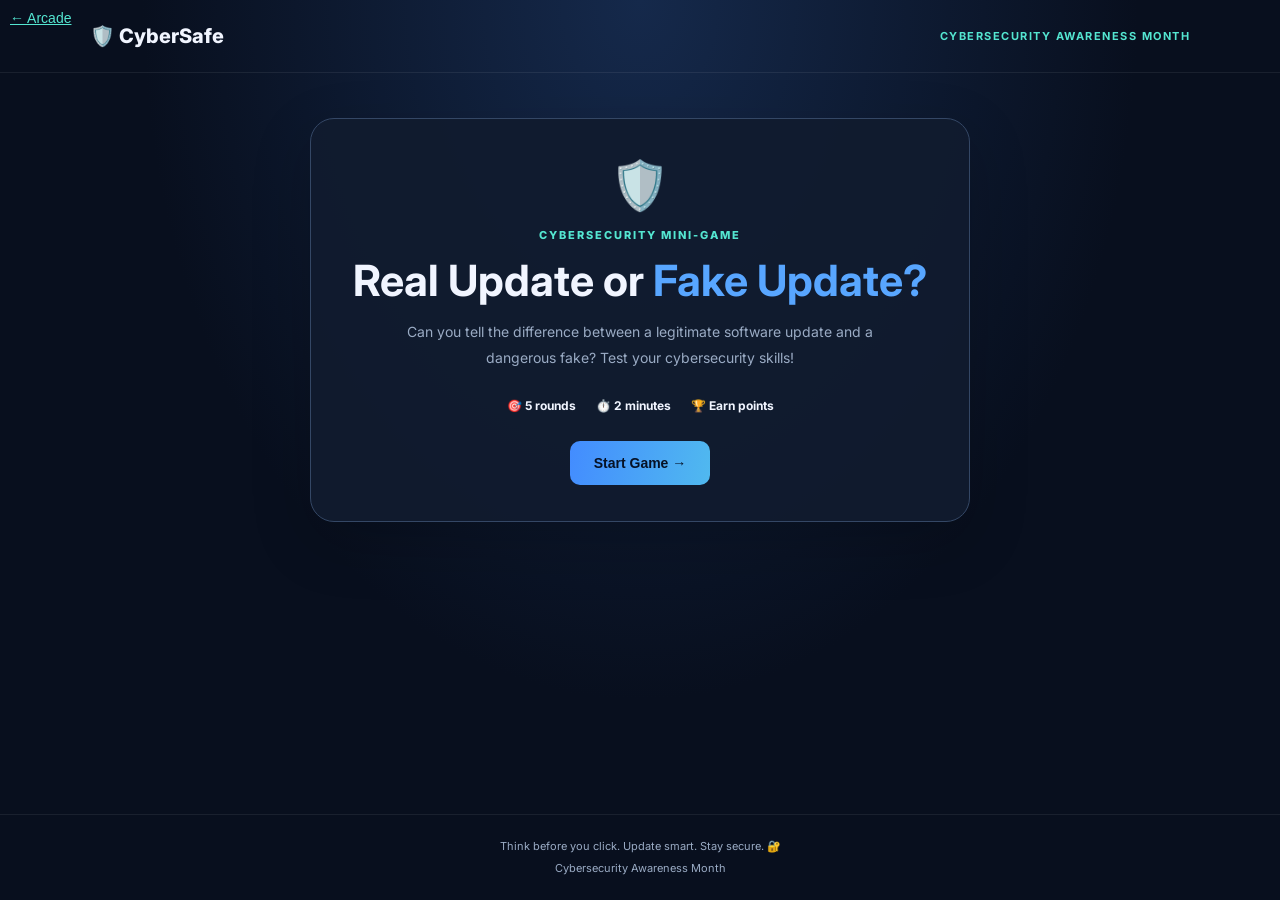
<file: update-defender/index.html>
<!DOCTYPE html>
<html lang="en">
<head>
  <meta charset="UTF-8">
  <meta name="viewport" content="width=device-width, initial-scale=1.0">
  <title>Update Defender | Cybersecurity Awareness</title>
  <link rel="stylesheet" href="style.css">
  <script src="script.js" defer></script>
</head>
<body>
  <a href="../" style="position:fixed;top:10px;left:10px;color:#54e6d1;font:14px Arial;">← Arcade</a>
  <header>
    <div class="brand">🛡️ CyberSafe</div>
    <span class="campaign">CYBERSECURITY AWARENESS MONTH</span>
  </header>

  <main class="container">
    <section class="intro" id="intro">
      <div class="shield">🛡️</div>
      <p class="eyebrow">CYBERSECURITY MINI-GAME</p>
      <h1>Real Update or <span>Fake Update?</span></h1>
      <p class="description">
        Can you tell the difference between a legitimate software
        update and a dangerous fake? Test your cybersecurity skills!
      </p>

      <div class="info">
        <div>🎯 <strong>5 rounds</strong></div>
        <div>⏱️ <strong>2 minutes</strong></div>
        <div>🏆 <strong>Earn points</strong></div>
      </div>

      <button id="start-btn" class="primary-btn">
        Start Game →
      </button>
    </section>

    <section class="game hidden" id="game">
      <div class="game-top">
        <span id="round-label">ROUND 1 OF 5</span>
        <span class="score">Score: <strong id="score">0</strong></span>
      </div>

      <div class="progress-track">
        <div id="progress" class="progress-fill"></div>
      </div>

      <div class="scenario-card">
        <div id="scenario-icon" class="scenario-icon">💻</div>
        <p class="eyebrow">UPDATE ALERT</p>
        <h2 id="scenario-title">Software Update Available</h2>
        <p id="scenario-text"></p>

        <div class="fake-window">
          <div class="window-bar">
            <span id="window-icon">🔔</span>
            <span id="window-source">System Notification</span>
            <span class="window-dots">•••</span>
          </div>
          <div id="window-content" class="window-content"></div>
        </div>
      </div>

      <h3 class="question">What should you do?</h3>

      <div class="answers">
        <button class="answer-btn" data-answer="real">
          <span>✅</span>
          <span>Legitimate update</span>
        </button>
        <button class="answer-btn" data-answer="fake">
          <span>🚨</span>
          <span>Suspicious update</span>
        </button>
      </div>

      <div id="feedback" class="feedback hidden" role="status"
           aria-live="polite">
        <h3 id="feedback-title"></h3>
        <p id="feedback-text"></p>
        <button id="next-btn" class="primary-btn">Next Round →</button>
      </div>
    </section>

    <section id="results" class="results hidden">
      <div class="shield">🏆</div>
      <p class="eyebrow">GAME COMPLETED</p>
      <h1 id="result-title">Well done!</h1>
      <p class="description" id="result-message"></p>

      <div class="result-score">
        <span>Your final score</span>
        <strong id="final-score">0/5</strong>
        <div class="progress-track">
          <div id="final-progress" class="progress-fill"></div>
        </div>
      </div>

      <p id="result-tip" class="tip"></p>

      <button id="restart-btn" class="primary-btn">
        ↻ Play Again
      </button>
    </section>
  </main>

  <footer>
    <p>Think before you click. Update smart. Stay secure. 🔐</p>
    <p>Cybersecurity Awareness Month</p>
  </footer>
</body>
</html>
</file>
<file: hub.css>
/* hub.css */
body { background:#080f1e; color:#f1f5ff; font-family:Arial,sans-serif; text-align:center; padding:40px 16px; }
.grid { display:grid; grid-template-columns:repeat(auto-fit,minmax(200px,1fr)); gap:16px; max-width:900px; margin:30px auto; }
.card { display:block; padding:28px 16px; font-size:40px; color:inherit; text-decoration:none; background:#111d32; border:1px solid #344765; border-radius:16px; transition:transform .2s; }
.card:hover { transform:translateY(-4px); border-color:#54e6d1; }
.card h2 { font-size:20px; margin:10px 0 4px; }
.card p { font-size:13px; color:#9aabc4; margin:0; }
</file>
<file: mfa-puzzle/style.css>
:root {
    --bg: #06111f;
    --panel: #0d2034;
    --cyan: #45f5d0;
    --blue: #38bdf8;
    --purple: #a78bfa;
    --text: #effaff;
    --muted: #9bb5ca;
    --red: #fb7185;
  }
  
  * {
    box-sizing: border-box;
  }
  
  body {
    margin: 0;
    min-height: 100vh;
    padding: 24px;
    display: flex;
    justify-content: center;
    align-items: center;
    color: var(--text);
    font-family: "Segoe UI", Arial, sans-serif;
    background:
      radial-gradient(ellipse at top, #12375a, transparent 55%),
      linear-gradient(145deg, #050b16, #0b1830 60%, #10102b);
  }
  
  body::before {
    content: "";
    position: fixed;
    inset: 0;
    pointer-events: none;
    opacity: 0.14;
    background-image:
      linear-gradient(#38bdf8 1px, transparent 1px),
      linear-gradient(90deg, #38bdf8 1px, transparent 1px);
    background-size: 42px 42px;
    mask-image: linear-gradient(to bottom, black, transparent);
  }
  
  button {
    font: inherit;
  }
  
  .game {
    position: relative;
    width: 100%;
    max-width: 700px;
    padding: 26px;
    background: rgba(9, 25, 43, 0.96);
    border: 1px solid #24516b;
    border-radius: 24px;
    box-shadow: 0 0 55px #00e5ff12, 0 20px 70px #0008;
  }
  
  .header {
    display: flex;
    align-items: center;
    gap: 15px;
    padding: 17px;
    border-radius: 16px;
    background: linear-gradient(110deg, #102e43, #101b39);
    border: 1px solid #214960;
  }
  
  .logo {
    width: 58px;
    height: 58px;
    display: grid;
    place-items: center;
    flex-shrink: 0;
    font-size: 31px;
    border-radius: 14px;
    background: #103d48;
    box-shadow: inset 0 0 20px #45f5d022;
  }
  
  .eyebrow {
    color: var(--cyan);
    font-size: 10px;
    font-weight: 800;
    letter-spacing: 2px;
  }
  
  h1 {
    margin: 5px 0;
    font-size: clamp(24px, 5vw, 34px);
    letter-spacing: 1px;
  }
  
  h2 {
    font-size: 26px;
    margin: 10px 0;
  }
  
  p {
    color: var(--muted);
    line-height: 1.65;
  }
  
  .subtitle {
    color: var(--muted);
    font-size: 12px;
    letter-spacing: 2px;
  }
  
  .stats {
    display: flex;
    justify-content: space-between;
    gap: 10px;
    margin: 20px 0;
    color: var(--muted);
    font-size: 13px;
  }
  
  .xp {
    color: #fcd34d;
    font-weight: 800;
  }
  
  .hero {
    padding: 24px 10px;
    text-align: center;
  }
  
  .vault {
    width: 145px;
    height: 145px;
    margin: 5px auto 24px;
    display: grid;
    place-items: center;
    font-size: 76px;
    border-radius: 50%;
    background: radial-gradient(circle, #16445b, #0b1930 70%);
    border: 2px solid var(--blue);
    box-shadow: 0 0 30px #38bdf833, inset 0 0 35px #38bdf822;
    animation: glow 3s infinite alternate;
  }
  
  @keyframes glow {
    to {
      box-shadow: 0 0 42px #45f5d055,
                  inset 0 0 40px #38bdf833;
    }
  }
  
  .features {
    display: grid;
    grid-template-columns: repeat(3, 1fr);
    gap: 10px;
    margin: 22px 0;
  }
  
  .feature {
    padding: 14px 8px;
    color: #d6eaf5;
    font-size: 12px;
    text-align: center;
    background: #10283b;
    border: 1px solid #23445b;
    border-radius: 12px;
  }
  
  .feature span {
    display: block;
    font-size: 23px;
    margin-bottom: 8px;
  }
  
  .primary {
    width: 100%;
    padding: 15px 20px;
    border: 0;
    border-radius: 11px;
    color: #04151d;
    font-weight: 900;
    background: linear-gradient(100deg, var(--cyan), var(--blue));
    cursor: pointer;
    box-shadow: 0 0 20px #45f5d022;
    transition: transform 0.2s, box-shadow 0.2s;
  }
  
  .primary:hover {
    transform: translateY(-2px);
    box-shadow: 0 0 26px #45f5d044;
  }
  
  .primary:focus-visible,
  .choice:focus-visible {
    outline: 3px solid white;
    outline-offset: 3px;
  }
  
  .privacy-note {
    text-align: center;
    font-size: 11px;
  }
  
  .progress-info {
    display: flex;
    justify-content: space-between;
    gap: 10px;
    margin: 22px 0 10px;
    color: var(--cyan);
    font-size: 12px;
    font-weight: 800;
  }
  
  .progress-track {
    height: 7px;
    overflow: hidden;
    border-radius: 20px;
    background: #1c3448;
  }
  
  .progress-fill {
    width: 0;
    height: 100%;
    border-radius: inherit;
    background: linear-gradient(90deg, var(--cyan), var(--blue), var(--purple));
    transition: width 0.35s;
  }
  
  .mission-tag {
    display: inline-block;
    margin-top: 23px;
    padding: 6px 9px;
    color: var(--cyan);
    background: #103b40;
    border: 1px solid #21675f;
    border-radius: 6px;
    font-size: 10px;
    font-weight: 800;
    letter-spacing: 1px;
  }
  
  .question {
    font-size: clamp(20px, 4vw, 25px);
    line-height: 1.4;
    margin: 14px 0 8px;
  }
  
  .hint {
    font-size: 13px;
  }
  
  .choices {
    display: grid;
    gap: 10px;
    margin: 23px 0;
  }
  
  .choice {
    display: flex;
    align-items: center;
    gap: 13px;
    width: 100%;
    padding: 14px;
    color: var(--text);
    text-align: left;
    background: #102439;
    border: 1px solid #29465d;
    border-radius: 12px;
    cursor: pointer;
    transition: 0.2s;
  }
  
  .choice:hover:not(:disabled) {
    border-color: var(--blue);
    background: #15334a;
    transform: translateX(3px);
  }
  
  .choice:disabled {
    cursor: default;
    opacity: 1;
  }
  
  .letter {
    display: grid;
    place-items: center;
    flex-shrink: 0;
    width: 34px;
    height: 34px;
    color: #b9d5e5;
    background: #1b3b50;
    border-radius: 9px;
    font-weight: 800;
  }
  
  .choice.correct {
    border-color: var(--cyan);
    background: #103b36;
  }
  
  .choice.correct .letter {
    color: var(--cyan);
  }
  
  .choice.wrong {
    border-color: var(--red);
    background: #40242f;
  }
  
  .choice.wrong .letter {
    color: var(--red);
  }
  
  .feedback {
    padding: 16px;
    margin: 15px 0;
    background: #102f30;
    border: 1px solid #267565;
    border-radius: 12px;
    animation: appear 0.25s ease;
  }
  
  .feedback.bad {
    background: #35232d;
    border-color: #8b4054;
  }
  
  .feedback h3 {
    margin: 0 0 8px;
    font-size: 15px;
  }
  
  .feedback p {
    margin: 0;
    color: #d2e4ee;
    font-size: 13px;
  }
  
  @keyframes appear {
    from { opacity: 0; transform: translateY(5px); }
    to { opacity: 1; transform: translateY(0); }
  }
  
  .footer {
    display: flex;
    justify-content: space-between;
    gap: 10px;
    margin-top: 20px;
    color: #66859d;
    font-size: 10px;
    letter-spacing: 0.6px;
  }
  
  .result {
    padding: 25px 5px;
    text-align: center;
  }
  
  .result-icon {
    font-size: 70px;
  }
  
  .result-score {
    margin: 20px 0;
    color: var(--cyan);
    font-size: 42px;
    font-weight: 900;
  }
  
  .result-badge {
    display: inline-block;
    margin: 10px 0;
    padding: 10px 16px;
    color: var(--cyan);
    background: #143b43;
    border: 1px solid #327b76;
    border-radius: 100px;
    font-weight: 800;
  }
  
  .tips {
    padding: 18px;
    margin: 20px 0;
    text-align: left;
    background: #102439;
    border-radius: 12px;
  }
  
  .tips h3 {
    margin-top: 0;
  }
  
  .tips li {
    margin: 10px 0;
    color: #c1d6e4;
    line-height: 1.5;
  }
  
  .hidden {
    display: none !important;
  }
  
  @media (max-width: 480px) {
    body {
      padding: 12px;
      align-items: flex-start;
    }
  
    .game {
      padding: 16px;
      margin: 10px 0;
    }
  
    .header {
      padding: 12px;
    }
  
    .logo {
      width: 45px;
      height: 45px;
      font-size: 25px;
    }
  
    .features {
      gap: 6px;
    }
  
    .feature {
      font-size: 10px;
    }
  
    .choice {
      padding: 12px 10px;
      font-size: 14px;
    }
  
    .stats {
      font-size: 11px;
    }
  }
  
  @media (prefers-reduced-motion: reduce) {
    *,
    *::before,
    *::after {
      animation: none !important;
      transition: none !important;
    }
  }
</file>
<file: update-defender/style.css>
@import url('https://fonts.googleapis.com/css2?family=Inter:wght@400;500;600;700;800&display=swap');

:root {
  --bg: #080f1e;
  --panel: #111d32;
  --panel-light: #192943;
  --blue: #58a6ff;
  --cyan: #54e6d1;
  --text: #f1f5ff;
  --muted: #9aabc4;
  --green: #45d69a;
  --red: #ff737d;
}

* {
  box-sizing: border-box;
}

body {
  margin: 0;
  min-height: 100vh;
  display: flex;
  flex-direction: column;
  font-family: 'Inter', Arial, sans-serif;
  background: radial-gradient(ellipse at top, #15294b 0%, var(--bg) 55%);
  color: var(--text);
}

header {
  display: flex;
  justify-content: space-between;
  align-items: center;
  gap: 16px;
  padding: 24px 7%;
  border-bottom: 1px solid #ffffff12;
}

.brand {
  font-size: 20px;
  font-weight: 800;
}

.campaign {
  color: var(--cyan);
  font-size: 11px;
  font-weight: 700;
  letter-spacing: 1.5px;
  text-align: right;
}

.container {
  width: min(100% - 32px, 660px);
  margin: 45px auto;
  flex: 1;
}

.intro,
.game,
.results {
  background: #101b2eeF;
  border: 1px solid #344765;
  border-radius: 24px;
  padding: 36px;
  box-shadow: 0 20px 60px #0003;
}

.intro,
.results {
  text-align: center;
}

.shield {
  font-size: 48px;
  margin-bottom: 14px;
}

.eyebrow {
  color: var(--cyan);
  font-size: 11px;
  font-weight: 800;
  letter-spacing: 2px;
}

h1 {
  font-size: clamp(29px, 6vw, 43px);
  line-height: 1.15;
  margin: 14px 0;
}

h1 span {
  color: var(--blue);
}

.description {
  max-width: 470px;
  margin: 0 auto;
  color: var(--muted);
  font-size: 14px;
  line-height: 1.8;
}

.info {
  display: flex;
  flex-wrap: wrap;
  justify-content: center;
  gap: 20px;
  margin: 28px 0;
  color: var(--muted);
  font-size: 12px;
}

.info strong {
  color: var(--text);
}

.primary-btn {
  border: none;
  border-radius: 10px;
  padding: 14px 24px;
  background: linear-gradient(100deg, #438cff, #50b9ef);
  color: #061226;
  font-size: 14px;
  font-weight: 800;
  cursor: pointer;
  transition: transform 0.2s, filter 0.2s;
}

.primary-btn:hover {
  transform: translateY(-2px);
  filter: brightness(1.1);
}

.game-top {
  display: flex;
  justify-content: space-between;
  gap: 12px;
  color: var(--muted);
  font-size: 12px;
  font-weight: 700;
}

.score strong {
  color: var(--cyan);
}

.progress-track {
  height: 6px;
  margin: 16px 0 24px;
  background: #293750;
  border-radius: 10px;
  overflow: hidden;
}

.progress-fill {
  height: 100%;
  width: 0;
  background: linear-gradient(90deg, var(--blue), var(--cyan));
  border-radius: inherit;
  transition: width 0.3s;
}

.scenario-card {
  text-align: center;
  background: var(--panel);
  border: 1px solid #293d59;
  border-radius: 16px;
  padding: 22px;
}

.scenario-icon {
  font-size: 38px;
}

.scenario-card h2 {
  font-size: 22px;
  margin: 10px 0;
}

.scenario-card > p:not(.eyebrow) {
  color: var(--muted);
  font-size: 13px;
  line-height: 1.7;
}

.fake-window {
  margin-top: 22px;
  border: 1px solid #415674;
  border-radius: 12px;
  background: #0a1323;
  text-align: left;
  overflow: hidden;
}

.window-bar {
  display: flex;
  align-items: center;
  gap: 10px;
  padding: 12px;
  background: #1a2940;
  font-size: 11px;
  font-weight: 700;
}

.window-dots {
  margin-left: auto;
  color: var(--muted);
}

.window-content {
  padding: 18px;
  color: #d8e4f7;
  font-size: 13px;
  line-height: 1.8;
  overflow-wrap: anywhere;
}

.question {
  text-align: center;
  margin: 25px 0 16px;
  font-size: 15px;
}

.answers {
  display: grid;
  grid-template-columns: 1fr 1fr;
  gap: 12px;
}

.answer-btn {
  display: flex;
  justify-content: center;
  align-items: center;
  gap: 9px;
  min-height: 58px;
  padding: 12px;
  border: 1px solid #3a4d69;
  border-radius: 12px;
  background: var(--panel-light);
  color: var(--text);
  font: inherit;
  font-size: 12px;
  font-weight: 700;
  cursor: pointer;
  transition: 0.2s;
}

.answer-btn:hover:not(:disabled) {
  border-color: var(--blue);
  background: #203755;
}

.answer-btn:disabled {
  cursor: default;
  opacity: 0.7;
}

.answer-btn:focus-visible,
.primary-btn:focus-visible {
  outline: 3px solid var(--cyan);
  outline-offset: 3px;
}

.feedback {
  margin-top: 20px;
  padding: 20px;
  border: 1px solid #3a4d69;
  border-radius: 12px;
  background: #0b1526;
}

.feedback h3 {
  margin: 0 0 8px;
  font-size: 16px;
}

.feedback p {
  margin: 0 0 18px;
  color: var(--muted);
  font-size: 13px;
  line-height: 1.8;
}

.feedback.correct {
  border-color: #328965;
}

.feedback.correct h3 {
  color: var(--green);
}

.feedback.incorrect {
  border-color: #9b4653;
}

.feedback.incorrect h3 {
  color: var(--red);
}

.results .result-score {
  margin: 28px auto;
  max-width: 300px;
  padding: 22px;
  border-radius: 14px;
  background: var(--panel);
}

.result-score span {
  display: block;
  color: var(--muted);
  font-size: 12px;
}

.result-score strong {
  display: block;
  margin: 10px;
  font-size: 44px;
  color: var(--cyan);
}

.tip {
  color: var(--muted);
  font-size: 13px;
  line-height: 1.8;
  margin: 20px 0;
}

.hidden {
  display: none !important;
}

footer {
  padding: 18px;
  border-top: 1px solid #ffffff12;
  text-align: center;
  color: var(--muted);
  font-size: 11px;
  line-height: 1.7;
}

footer p {
  margin: 4px;
}

@media (max-width: 520px) {
  header {
    padding: 18px 5%;
    align-items: flex-start;
    flex-direction: column;
  }

  .campaign {
    text-align: left;
  }

  .container {
    margin: 24px auto;
  }

  .intro,
  .game,
  .results {
    padding: 22px 16px;
  }

  .answers {
    grid-template-columns: 1fr;
  }

  .info {
    gap: 12px;
  }
}
</file>
